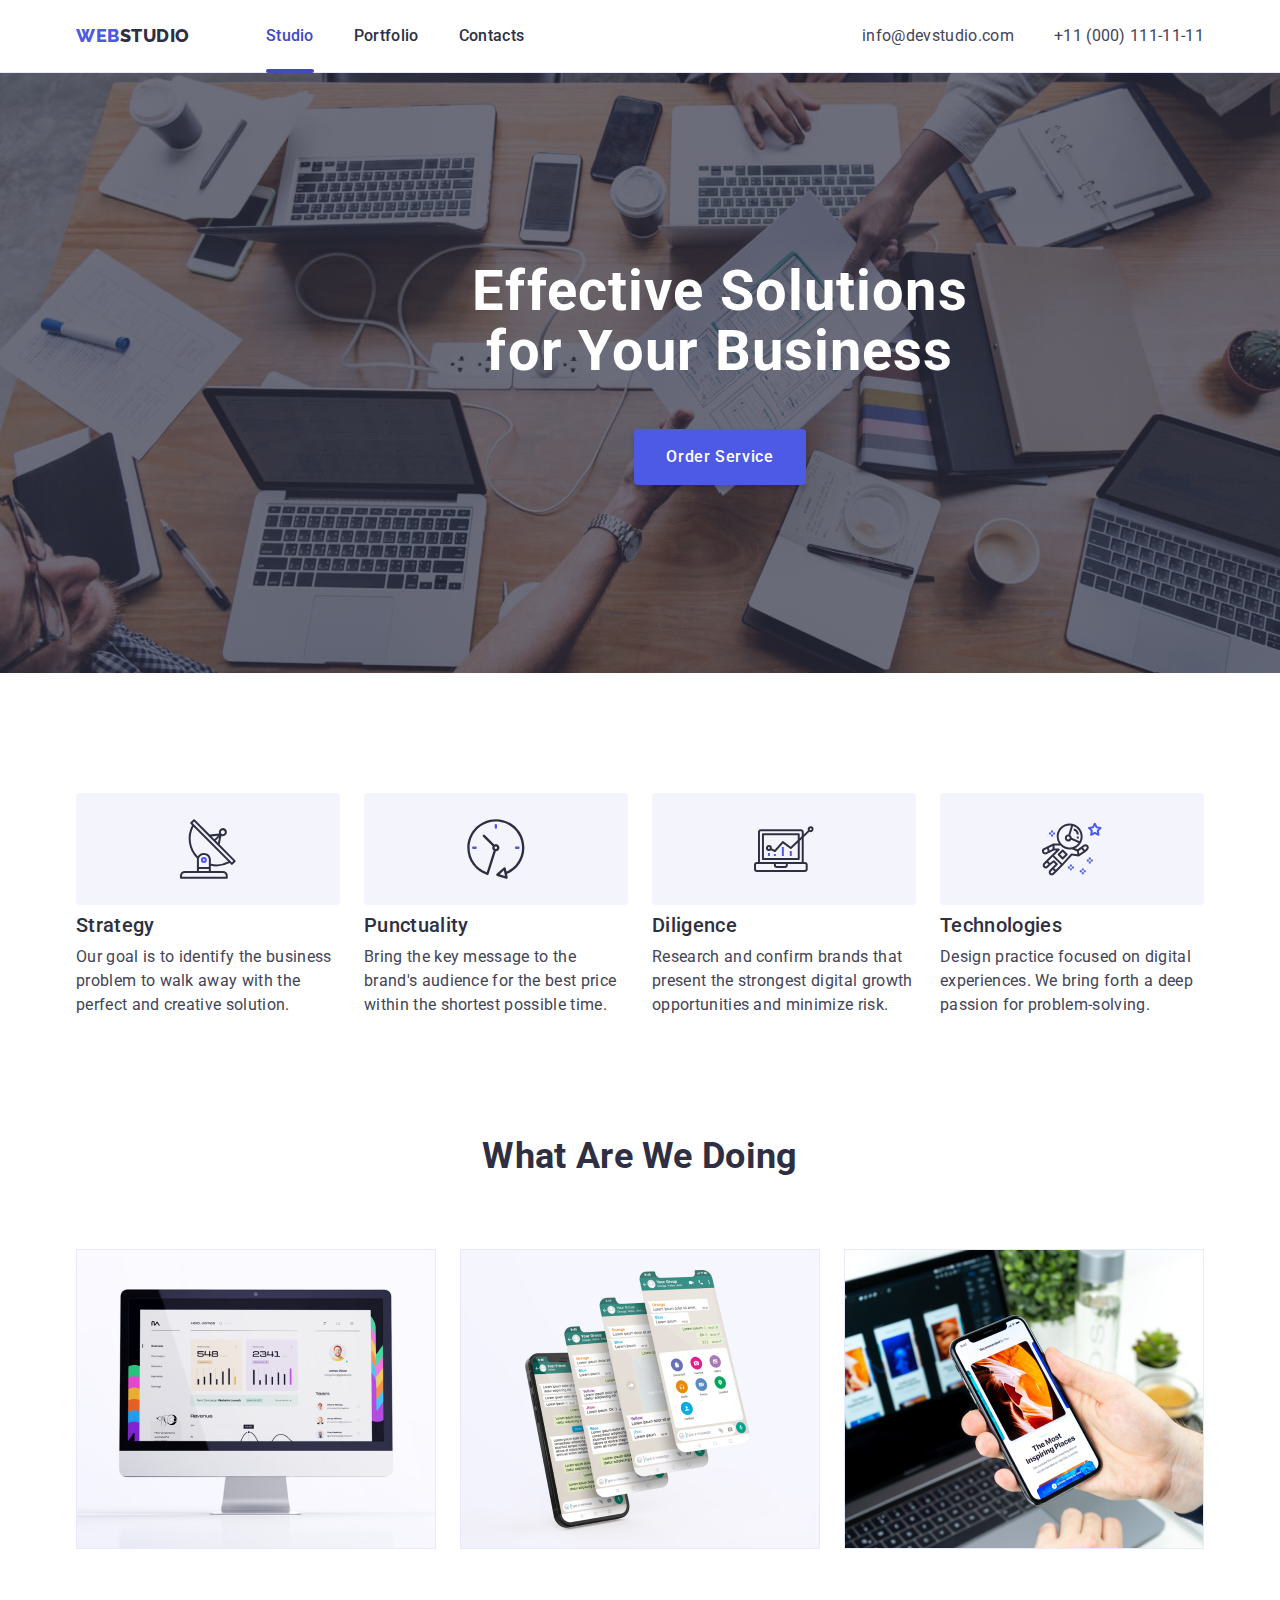
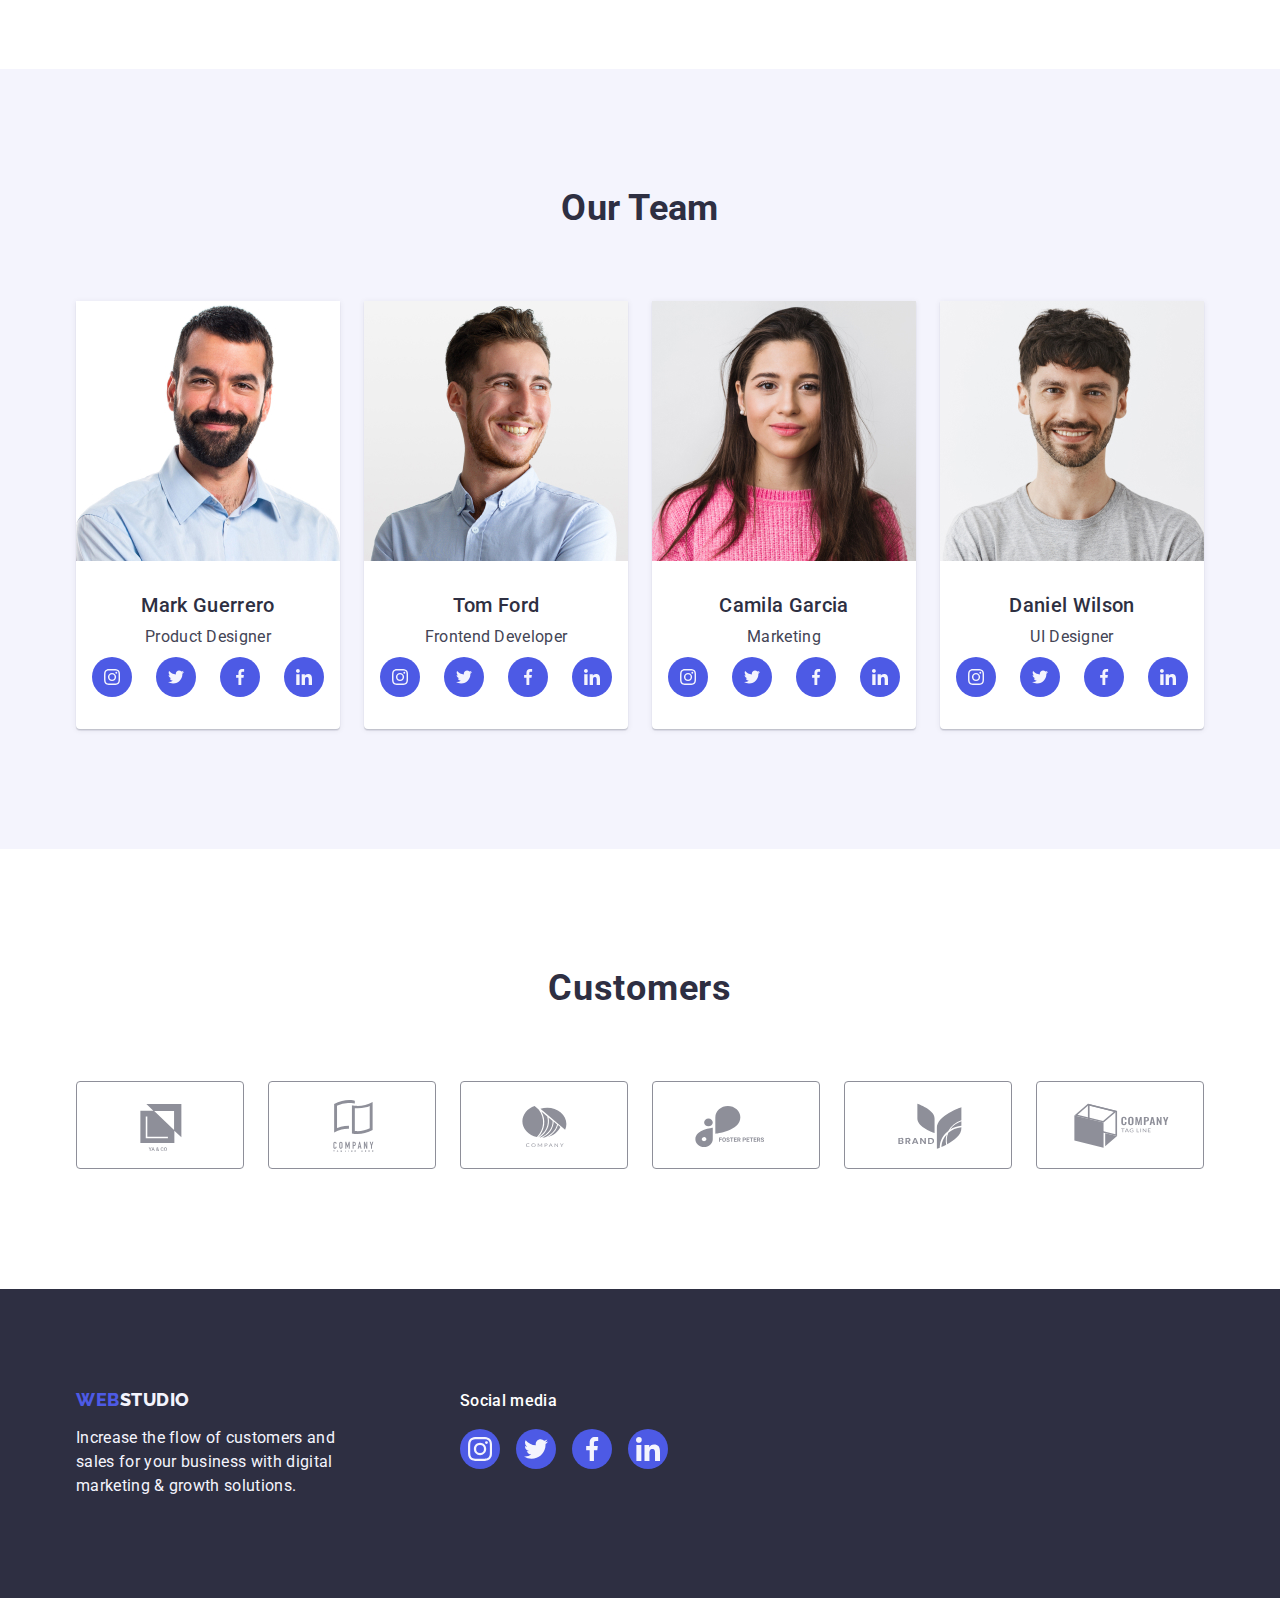
<file: index.html>
<!DOCTYPE html>
<html lang="en">
  <head>
    <meta charset="UTF-8" />
    <meta http-equiv="X-UA-Compatible" content="IE=edge" />
    <meta name="viewport" content="width=device-width, initial-scale=1.0" />
    <title>WebStudio</title>
    <link
      rel="stylesheet"
      href="./css/modern-normalize.min.css"
      crossorigin="anonymous"
      referrerpolicy="no-referrer"
    />
    <link href="./css/styles.css" rel="stylesheet" />
    <link rel="preconnect" href="https://fonts.googleapis.com" />
    <link rel="preconnect" href="https://fonts.gstatic.com" crossorigin />
    <link
      href="https://fonts.googleapis.com/css2?family=Raleway:wght@800&family=Roboto:wght@400;500;700;900&display=swap"
      rel="stylesheet"
    />
  </head>
  <body>
    <!-- Header -->

    <header class="navigation">
      <div class="container nav">
        <nav class="main-nav">
          <!-- Logo -->

          <a class="logo" href="./index.html"
            >WEB<span class="nav-logo">STUDIO</span></a
          >
          <!-- Navigation -->

          <ul class="nav-list">
            <li class="nav-item nav-line">
              <a class="nav-link is-active-studio" href="./index.html"
                >Studio</a
              >
            </li>
            <li class="nav-item">
              <a class="nav-link" href="./portfolio.html">Portfolio</a>
            </li>
            <li class="nav-item">
              <a class="nav-link" href="">Contacts</a>
            </li>
          </ul>
        </nav>

        <!-- Address -->

        <address class="nav-address">
          <ul class="address-list">
            <li class="address-item">
              <a class="address-link" href="mailto:info@devstudio.com"
                >info@devstudio.com</a
              >
            </li>
            <li class="address-item">
              <a class="address-link" href="tel:+110001111111"
                >+11 (000) 111-11-11</a
              >
            </li>
          </ul>
        </address>
      </div>
    </header>

    <main>
      <!-- Hero -->

      <section class="hero">
        <div class="container">
          <h1 class="hero-title">Effective Solutions for Your Business</h1>
          <button class="hero-button" type="button" data-modal-open>
            Order Service
          </button>
        </div>
      </section>

      <!-- Company feature -->

      <section class="feature">
        <div class="container">
          <h2 class="featur-title visually-hidden">Company feature</h2>
          <ul class="feature-list">
            <li class="feature-item">
              <div class="feature-icon-bgc">
                <svg class="feature-icon" width="64" height="64">
                  <use href="./images/icons.svg#icon-antenna-1"></use>
                </svg>
              </div>

              <h3 class="feature-subtitle">Strategy</h3>
              <p class="feature-text">
                Our goal is to identify the business problem to walk away with
                the perfect and creative solution.
              </p>
            </li>
            <li class="feature-item">
              <div class="feature-icon-bgc">
                <svg class="feature-icon" width="64" height="64">
                  <use href="./images/icons.svg#icon-clock-1"></use>
                </svg>
              </div>
              <h3 class="feature-subtitle">Punctuality</h3>
              <p class="feature-text">
                Bring the key message to the brand's audience for the best price
                within the shortest possible time.
              </p>
            </li>
            <li class="feature-item">
              <div class="feature-icon-bgc">
                <svg class="feature-icon" width="64" height="64">
                  <use href="./images/icons.svg#icon-diagram-1"></use>
                </svg>
              </div>
              <h3 class="feature-subtitle">Diligence</h3>
              <p class="feature-text">
                Research and confirm brands that present the strongest digital
                growth opportunities and minimize risk.
              </p>
            </li>
            <li class="feature-item">
              <div class="feature-icon-bgc">
                <svg class="feature-icon" width="64" height="64">
                  <use href="./images/icons.svg#icon-astronaut-1"></use>
                </svg>
              </div>
              <h3 class="feature-subtitle">Technologies</h3>
              <p class="feature-text">
                Design practice focused on digital experiences. We bring forth a
                deep passion for problem-solving.
              </p>
            </li>
          </ul>
        </div>
      </section>

      <!-- Company Focus Img -->

      <section class="company-focus">
        <div class="container">
          <h2 class="focus-title">What are we doing</h2>
          <ul class="focus-list">
            <li class="focus-item">
              <img
                class="focus-img"
                src="./images/monitor.jpg"
                alt="computer monitor"
                width="360"
              />
            </li>
            <li class="focus-item">
              <img
                class="focus-img"
                src="./images/smartphone.jpg"
                alt="smartphone and several of its tabs"
                width="360"
              />
            </li>
            <li class="focus-item">
              <img
                class="focus-img"
                src="./images/laptop.jpg"
                alt="laptop on the table and smartphone in hand"
                width="360"
              />
            </li>
          </ul>
        </div>
      </section>

      <!-- Company Team-->

      <section class="company-team">
        <div class="container">
          <h2 class="team-title">Our Team</h2>
          <ul class="team-list">
            <li class="team-item">
              <img src="./images/Mark.jpg" alt="team-card" width="264" />
              <div class="card-team">
                <h3 class="team-subtitle">Mark Guerrero</h3>
                <p class="team-text">Product Designer</p>
                <ul class="team-social-list">
                  <li class="team-social-item">
                    <a class="team-social-link" href=""
                      ><svg class="team-social-icon" width="16" height="16">
                        <use href="./images/icons.svg#icon--2"></use>
                      </svg>
                    </a>
                  </li>

                  <li class="team-social-item">
                    <a class="team-social-link" href="">
                      <svg class="team-social-icon" width="16" height="16">
                        <use href="./images/icons.svg#icon-twitter-1"></use>
                      </svg>
                    </a>
                  </li>

                  <li class="team-social-item">
                    <a class="team-social-link" href="">
                      <svg class="team-social-icon" width="16" height="16">
                        <use href="./images/icons.svg#icon-facebook-1"></use>
                      </svg>
                    </a>
                  </li>

                  <li class="team-social-item">
                    <a class="team-social-link" href=""
                      ><svg class="team-social-icon" width="16" height="16">
                        <use href="./images/icons.svg#icon-linkedin-1"></use>
                      </svg>
                    </a>
                  </li>
                </ul>
              </div>
            </li>
            <li class="team-item">
              <img src="./images/Tom.jpg" alt="team-card-2" width="264" />
              <div class="card-team">
                <h3 class="team-subtitle">Tom Ford</h3>
                <p class="team-text">Frontend Developer</p>
                <ul class="team-social-list">
                  <li class="team-social-item">
                    <a class="team-social-link" href=""
                      ><svg class="team-social-icon" width="16" height="16">
                        <use href="./images/icons.svg#icon--2"></use>
                      </svg>
                    </a>
                  </li>

                  <li class="team-social-item">
                    <a class="team-social-link" href="">
                      <svg class="team-social-icon" width="16" height="16">
                        <use href="./images/icons.svg#icon-twitter-1"></use>
                      </svg>
                    </a>
                  </li>

                  <li class="team-social-item">
                    <a class="team-social-link" href="">
                      <svg class="team-social-icon" width="16" height="16">
                        <use href="./images/icons.svg#icon-facebook-1"></use>
                      </svg>
                    </a>
                  </li>

                  <li class="team-social-item">
                    <a class="team-social-link" href=""
                      ><svg class="team-social-icon" width="16" height="16">
                        <use href="./images/icons.svg#icon-linkedin-1"></use>
                      </svg>
                    </a>
                  </li>
                </ul>
              </div>
            </li>
            <li class="team-item">
              <img src="./images/Camila.jpg" alt="team-card-3" width="264" />
              <div class="card-team">
                <h3 class="team-subtitle">Camila Garcia</h3>
                <p class="team-text">Marketing</p>
                <ul class="team-social-list">
                  <li class="team-social-item">
                    <a class="team-social-link" href=""
                      ><svg class="team-social-icon" width="16" height="16">
                        <use href="./images/icons.svg#icon--2"></use>
                      </svg>
                    </a>
                  </li>

                  <li class="team-social-item">
                    <a class="team-social-link" href="">
                      <svg class="team-social-icon" width="16" height="16">
                        <use href="./images/icons.svg#icon-twitter-1"></use>
                      </svg>
                    </a>
                  </li>

                  <li class="team-social-item">
                    <a class="team-social-link" href="">
                      <svg class="team-social-icon" width="16" height="16">
                        <use href="./images/icons.svg#icon-facebook-1"></use>
                      </svg>
                    </a>
                  </li>

                  <li class="team-social-item">
                    <a class="team-social-link" href=""
                      ><svg class="team-social-icon" width="16" height="16">
                        <use href="./images/icons.svg#icon-linkedin-1"></use>
                      </svg>
                    </a>
                  </li>
                </ul>
              </div>
            </li>
            <li class="team-item">
              <img src="./images/Daniel.jpg" alt="team-card-4" width="264" />
              <div class="card-team">
                <h3 class="team-subtitle">Daniel Wilson</h3>
                <p class="team-text">UI Designer</p>
                <ul class="team-social-list">
                  <li class="team-social-item">
                    <a class="team-social-link" href=""
                      ><svg class="team-social-icon" width="16" height="16">
                        <use href="./images/icons.svg#icon--2"></use>
                      </svg>
                    </a>
                  </li>

                  <li class="team-social-item">
                    <a class="team-social-link" href="">
                      <svg class="team-social-icon" width="16" height="16">
                        <use href="./images/icons.svg#icon-twitter-1"></use>
                      </svg>
                    </a>
                  </li>

                  <li class="team-social-item">
                    <a class="team-social-link" href="">
                      <svg class="team-social-icon" width="16" height="16">
                        <use href="./images/icons.svg#icon-facebook-1"></use>
                      </svg>
                    </a>
                  </li>

                  <li class="team-social-item">
                    <a class="team-social-link" href=""
                      ><svg class="team-social-icon" width="16" height="16">
                        <use href="./images/icons.svg#icon-linkedin-1"></use>
                      </svg>
                    </a>
                  </li>
                </ul>
              </div>
            </li>
          </ul>
        </div>
      </section>

      <!-- CUSTOMERS -->

      <section class="customers">
        <div class="container">
          <h2 class="customer-header">Customers</h2>
          <ul class="customer-list">
            <li class="customer-item">
              <a class="customer-link" href="">
                <svg class="customer-icon" width="104" height="56">
                  <use href="./images/icons.svg#icon-Logo"></use>
                </svg>
              </a>
            </li>

            <li class="customer-item">
              <a class="customer-link" href=""
                ><svg class="customer-icon" width="104" height="56">
                  <use href="./images/icons.svg#icon-Logo-1"></use>
                </svg>
              </a>
            </li>

            <li class="customer-item">
              <a class="customer-link" href=""
                ><svg class="customer-icon" width="104" height="56">
                  <use href="./images/icons.svg#icon-Logo-2"></use>
                </svg>
              </a>
            </li>

            <li class="customer-item">
              <a class="customer-link" href=""
                ><svg class="customer-icon" width="104" height="56">
                  <use href="./images/icons.svg#icon-Logo-3"></use>
                </svg>
              </a>
            </li>

            <li class="customer-item">
              <a class="customer-link" href="">
                <svg class="customer-icon" width="104" height="56">
                  <use href="./images/icons.svg#icon-Logo-4"></use>
                </svg>
              </a>
            </li>

            <li class="customer-item">
              <a class="customer-link" href=""
                ><svg class="customer-icon" width="104" height="56">
                  <use href="./images/icons.svg#icon-Logo-5"></use>
                </svg>
              </a>
            </li>
          </ul>
        </div>
      </section>
    </main>

    <!-- FOOTER -->

    <footer class="footer">
      <div class="container footer-info">
        <div class="footer-wrapper">
          <a class="logo" href="./index.html">
            Web<span class="footer-logo">Studio</span></a
          >
          <p class="footer-text">
            Increase the flow of customers and sales for your business with
            digital marketing & growth solutions.
          </p>
        </div>

        <div class="footer-social">
          <p class="company-social">Social media</p>
          <ul class="company-social-list">
            <li class="company-social-item">
              <a class="company-social-link" href=""
                ><svg class="company-social-icon" width="24" height="24">
                  <use href="./images/icons.svg#icon--2"></use>
                </svg>
              </a>
            </li>
            <li class="company-social-item">
              <a class="company-social-link" href=""
                ><svg class="company-social-icon" width="24" height="24">
                  <use href="./images/icons.svg#icon-twitter-1"></use>
                </svg>
              </a>
            </li>
            <li class="company-social-item">
              <a class="company-social-link" href=""
                ><svg class="company-social-icon" width="24" height="24">
                  <use href="./images/icons.svg#icon-facebook-1"></use>
                </svg>
              </a>
            </li>
            <li class="company-social-item">
              <a class="company-social-link" href=""
                ><svg class="company-social-icon" width="24" height="24">
                  <use href="./images/icons.svg#icon-linkedin-1"></use>
                </svg>
              </a>
            </li>
          </ul>
        </div>
      </div>
    </footer>

    <div class="backdrop is-hidden" data-modal>
      <div class="modal">
        <button type="button" class="modal-btn" data-modal-close>
          <svg class="modal-btn-icon" width="8" height="8">
            <use href="./images/icons.svg#close-icon"></use>
          </svg>
        </button>
      </div>
    </div>

    <script src="./js/modal.js"></script>
  </body>
</html>
</file>
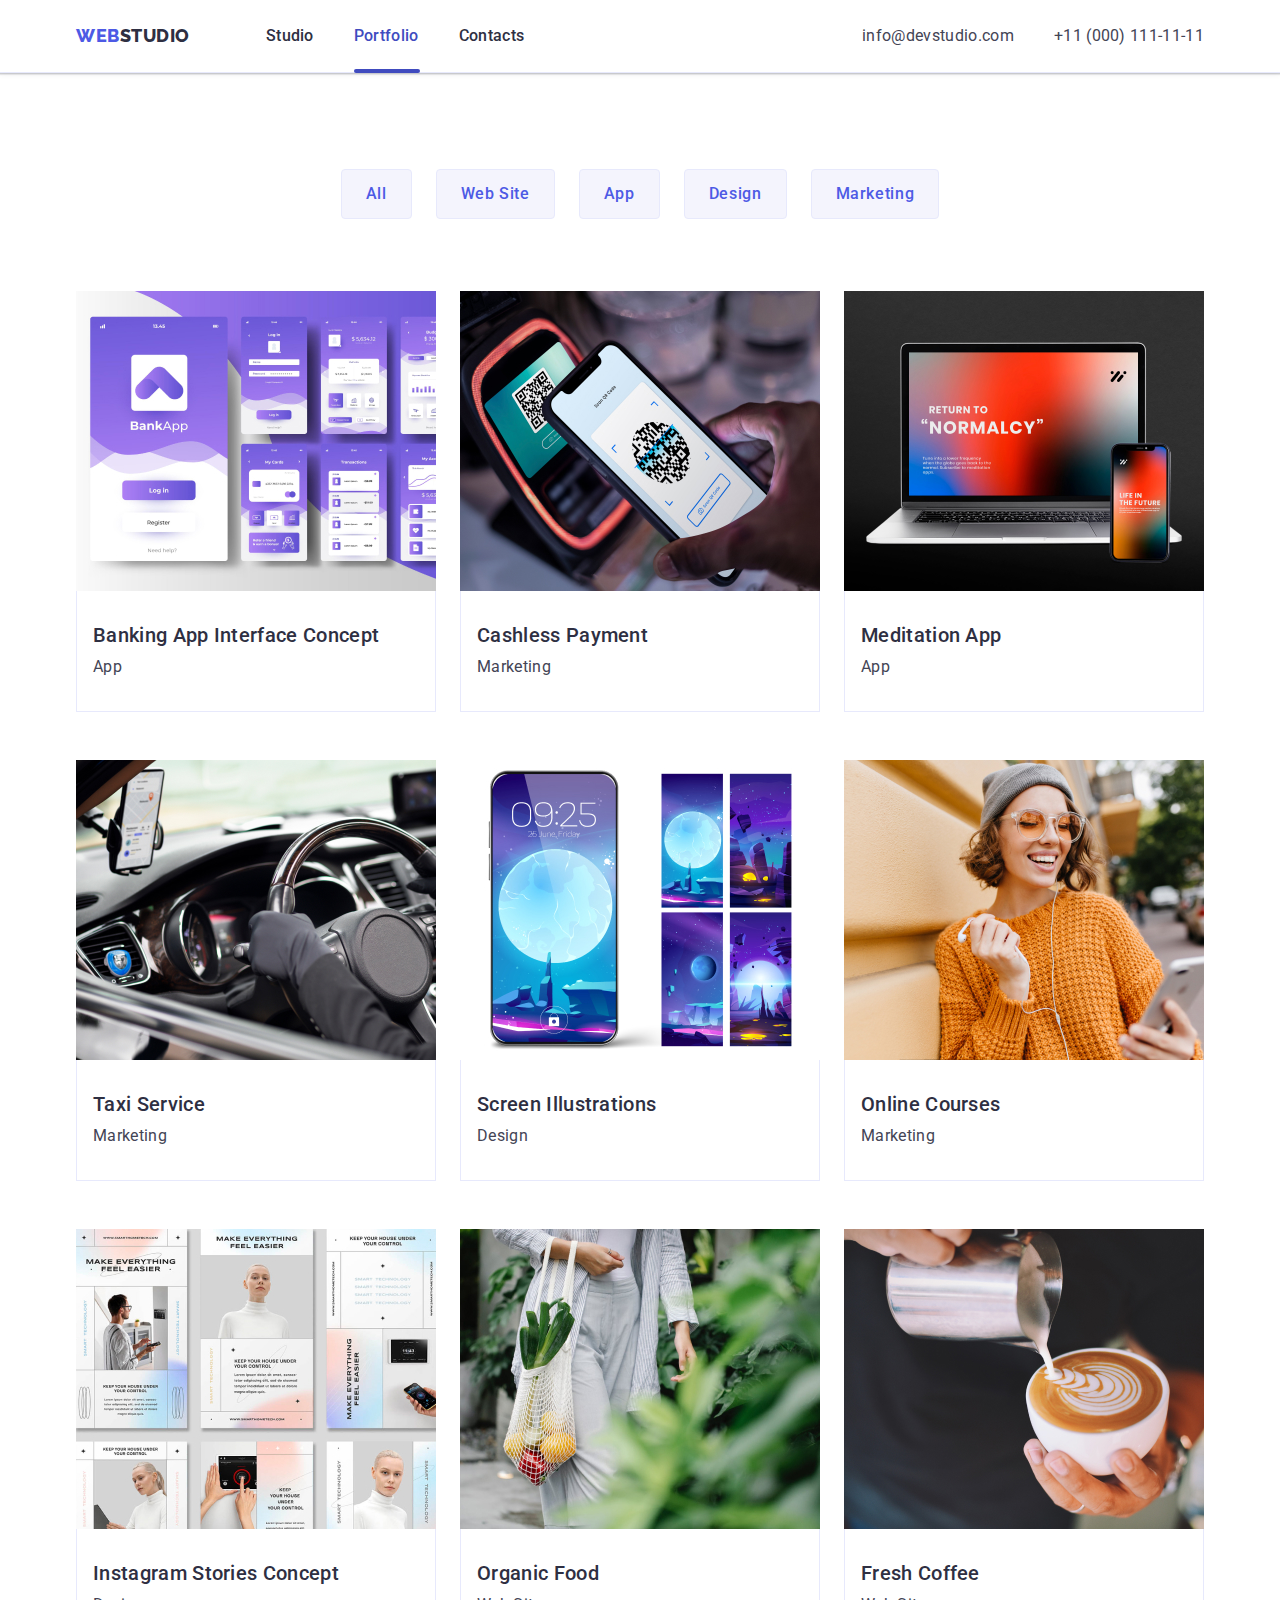
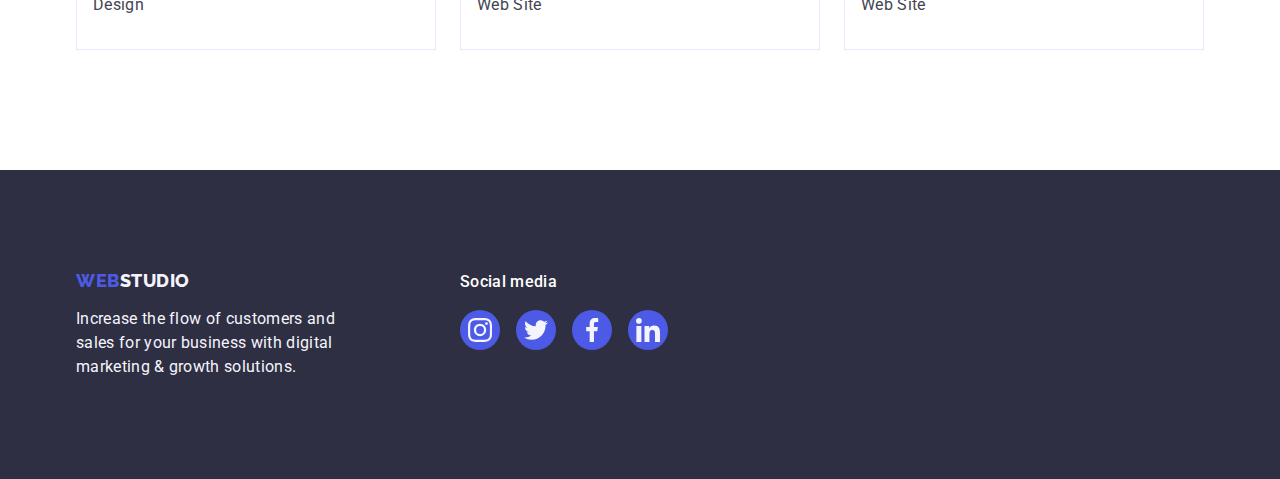
<file: portfolio.html>
<!DOCTYPE html>
<html lang="en">
  <head>
    <meta charset="UTF-8" />
    <meta http-equiv="X-UA-Compatible" content="IE=edge" />
    <meta name="viewport" content="width=device-width, initial-scale=1.0" />
    <title>WebStudio</title>
    <link
      rel="stylesheet"
      href="./css/modern-normalize.min.css"
      crossorigin="anonymous"
      referrerpolicy="no-referrer"
    />
    <link href="./css/styles.css" rel="stylesheet" />
    <link rel="preconnect" href="https://fonts.googleapis.com" />
    <link rel="preconnect" href="https://fonts.gstatic.com" crossorigin />
    <link
      href="https://fonts.googleapis.com/css2?family=Raleway:wght@800&family=Roboto:wght@400;500;700;900&display=swap"
      rel="stylesheet"
    />
  </head>

  <body>
    <!-- HEADER -->

    <header class="navigation">
      <div class="container nav">
        <nav class="main-nav">
          <!-- Logo -->

          <a class="logo" href="./index.html"
            >WEB<span class="nav-logo">STUDIO</span></a
          >
          <!-- Navigation -->

          <ul class="nav-list">
            <li class="nav-item">
              <a class="nav-link" href="./index.html">Studio</a>
            </li>
            <li class="nav-item">
              <a class="nav-link is-active-portfolio" href="./portfolio.html"
                >Portfolio</a
              >
            </li>
            <li class="nav-item"><a class="nav-link" href="">Contacts</a></li>
          </ul>
        </nav>

        <!-- Address -->

        <address class="nav-address">
          <ul class="address-list">
            <li class="address-item">
              <a class="address-link" href="mailto:info@devstudio.com"
                >info@devstudio.com</a
              >
            </li>
            <li class="address-item">
              <a class="address-link" href="tel:+110001111111"
                >+11 (000) 111-11-11</a
              >
            </li>
          </ul>
        </address>
      </div>
    </header>

    <main>
      <!-- Main content-->

      <section class="portfolio-content">
        <div class="container">
          <h1 class="portfolio-title visually-hidden">Company Portfolio</h1>

          <!--Page Filter-->

          <ul class="filter-list">
            <li class="filter-item">
              <button type="button" class="filter-button">All</button>
            </li>
            <li class="filter-item">
              <button type="button" class="filter-button">Web Site</button>
            </li>
            <li class="filter-item">
              <button type="button" class="filter-button">App</button>
            </li>
            <li class="filter-item">
              <button type="button" class="filter-button">Design</button>
            </li>
            <li class="filter-item">
              <button type="button" class="filter-button">Marketing</button>
            </li>
          </ul>

          <!--Company Services-->

          <ul class="services-list">
            <li class="services-item">
              <a href="" class="services-link">
                <div class="box">
                  <img
                    class="image-filter"
                    src="./images/banking-app-interface.jpg"
                    alt="banking app interface"
                    width="360"
                  />
                  <p class="overlay services-text-overlay">
                    14 Stylish and User-Friendly App Design Concepts · Task
                    Manager App · Calorie Tracker App · Exotic Fruit Ecommerce
                    App · Cloud Storage App
                  </p>
                </div>

                <div class="services-category">
                  <h2 class="services-subtitle">
                    Banking App Interface Concept
                  </h2>
                  <p class="services-text">App</p>
                </div>
              </a>
            </li>
            <li class="services-item">
              <a href="" class="services-link">
                <div class="box">
                  <img
                    class="image-filter"
                    src="./images/cashless-payment-with-smartphon.jpg"
                    alt="cashless payment with smartphon"
                    width="360"
                  />

                  <p class="overlay services-text-overlay">
                    14 Stylish and User-Friendly App Design Concepts · Task
                    Manager App · Calorie Tracker App · Exotic Fruit Ecommerce
                    App · Cloud Storage App
                  </p>
                </div>

                <div class="services-category">
                  <h2 class="services-subtitle">Cashless Payment</h2>
                  <p class="services-text">Marketing</p>
                </div>
              </a>
            </li>
            <li class="services-item">
              <a href="" class="services-link"
                ><div class="box">
                  <img
                    class="image-filter"
                    src="./images/laptop-and-smartphone.jpg"
                    alt="laptop and smartphone"
                    width="360"
                  />

                  <p class="overlay services-text-overlay">
                    14 Stylish and User-Friendly App Design Concepts · Task
                    Manager App · Calorie Tracker App · Exotic Fruit Ecommerce
                    App · Cloud Storage App
                  </p>
                </div>
                <div class="services-category">
                  <h2 class="services-subtitle">Meditation App</h2>
                  <p class="services-text">App</p>
                </div>
              </a>
            </li>
            <li class="services-item">
              <a href="" class="services-link"
                ><div class="box">
                  <img
                    class="image-filter"
                    src="./images/close-view-chauffeur-hands-driving.jpg"
                    alt="close view chauffeur hands driving"
                    width="360"
                  />

                  <p class="overlay services-text-overlay">
                    14 Stylish and User-Friendly App Design Concepts · Task
                    Manager App · Calorie Tracker App · Exotic Fruit Ecommerce
                    App · Cloud Storage App
                  </p>
                </div>
                <div class="services-category">
                  <h2 class="services-subtitle">Taxi Service</h2>
                  <p class="services-text">Marketing</p>
                </div>
              </a>
            </li>
            <li class="services-item">
              <a href="" class="services-link"
                ><div class="box">
                  <img
                    class="image-filter"
                    src="./images/screen-illustrations.jpg"
                    alt="screen illustrations"
                    width="360"
                  />
                  <p class="overlay services-text-overlay">
                    14 Stylish and User-Friendly App Design Concepts · Task
                    Manager App · Calorie Tracker App · Exotic Fruit Ecommerce
                    App · Cloud Storage App
                  </p>
                </div>
                <div class="services-category">
                  <h2 class="services-subtitle">Screen Illustrations</h2>
                  <p class="services-text">Design</p>
                </div>
              </a>
            </li>
            <li class="services-item">
              <a href="" class="services-link"
                ><div class="box">
                  <img
                    class="image-filter"
                    src="./images/smiling-girl-looking-at-smartphone-screen.jpg"
                    alt="smiling girl looking at smartphone screen"
                    width="360"
                  />

                  <p class="overlay services-text-overlay">
                    14 Stylish and User-Friendly App Design Concepts · Task
                    Manager App · Calorie Tracker App · Exotic Fruit Ecommerce
                    App · Cloud Storage App
                  </p>
                </div>
                <div class="services-category">
                  <h2 class="services-subtitle">Online Courses</h2>
                  <p class="services-text">Marketing</p>
                </div>
              </a>
            </li>
            <li class="services-item">
              <a href="" class="services-link"
                ><div class="box">
                  <img
                    class="image-filter"
                    src="./images/instagram-stories-concept.jpg"
                    alt="instagram stories concept"
                    width="360"
                  />

                  <p class="overlay services-text-overlay">
                    14 Stylish and User-Friendly App Design Concepts · Task
                    Manager App · Calorie Tracker App · Exotic Fruit Ecommerce
                    App · Cloud Storage App
                  </p>
                </div>
                <div class="services-category">
                  <h2 class="services-subtitle">Instagram Stories Concept</h2>
                  <p class="services-text">Design</p>
                </div>
              </a>
            </li>
            <li class="services-item">
              <a href="" class="services-link"
                ><div class="box">
                  <img
                    class="image-filter"
                    src="./images/organic-food-in-a-bag-in-hand.jpg"
                    alt="organic food in a bag in hand"
                    width="360"
                  />

                  <p class="overlay services-text-overlay">
                    14 Stylish and User-Friendly App Design Concepts · Task
                    Manager App · Calorie Tracker App · Exotic Fruit Ecommerce
                    App · Cloud Storage App
                  </p>
                </div>
                <div class="services-category">
                  <h2 class="services-subtitle">Organic Food</h2>
                  <p class="services-text">Web Site</p>
                </div>
              </a>
            </li>
            <li class="services-item">
              <a href="" class="services-link"
                ><div class="box">
                  <img
                    class="image-filter"
                    src="./images/fresh-coffee-in-cup.jpg"
                    alt="fresh coffee in cup"
                    width="360"
                  />

                  <p class="overlay services-text-overlay">
                    14 Stylish and User-Friendly App Design Concepts · Task
                    Manager App · Calorie Tracker App · Exotic Fruit Ecommerce
                    App · Cloud Storage App
                  </p>
                </div>
                <div class="services-category">
                  <h2 class="services-subtitle">Fresh Coffee</h2>
                  <p class="services-text">Web Site</p>
                </div>
              </a>
            </li>
          </ul>
        </div>
      </section>
    </main>

    <!-- Footer-->

    <footer class="footer">
      <div class="container footer-info">
        <div class="footer-wrapper">
          <a class="logo" href="./index.html">
            Web<span class="footer-logo">Studio</span></a
          >
          <p class="footer-text">
            Increase the flow of customers and sales for your business with
            digital marketing & growth solutions.
          </p>
        </div>

        <div class="footer-social">
          <p class="company-social">Social media</p>
          <ul class="company-social-list">
            <li class="company-social-item">
              <a class="company-social-link" href=""
                ><svg class="company-social-icon" width="24" height="24">
                  <use href="./images/icons.svg#icon--2"></use>
                </svg>
              </a>
            </li>
            <li class="company-social-item">
              <a class="company-social-link" href=""
                ><svg class="company-social-icon" width="24" height="24">
                  <use href="./images/icons.svg#icon-twitter-1"></use>
                </svg>
              </a>
            </li>
            <li class="company-social-item">
              <a class="company-social-link" href=""
                ><svg class="company-social-icon" width="24" height="24">
                  <use href="./images/icons.svg#icon-facebook-1"></use>
                </svg>
              </a>
            </li>
            <li class="company-social-item">
              <a class="company-social-link" href=""
                ><svg class="company-social-icon" width="24" height="24">
                  <use href="./images/icons.svg#icon-linkedin-1"></use>
                </svg>
              </a>
            </li>
          </ul>
        </div>
      </div>
    </footer>
  </body>
</html>
</file>
<file: css/styles.css>
/* COMMON STYLES */

:root {
  --primary-brand: #4d5ae5;
  --dark: #2e2f42;
  --pressed-state: #404bbf;
  --success: #31d0aa;
  --text: #434455;
  --white-bcg: #ffffff;
}

.container {
  width: 1158px;
  padding-left: 15px;
  padding-right: 15px;
  margin: 0 auto;
}

li {
  list-style-type: none;
}
a {
  text-decoration: none;
}

body {
  font-family: "Roboto";
  font-style: normal;
  font-weight: 400;
  font-size: 16px;
  line-height: 1.5;
  letter-spacing: 0.02em;
  color: var(--text);
}
img {
  display: block;
}

/* HEADER */

/* NAV-LOGO */

.logo {
  font-family: "Raleway";
  font-style: normal;
  font-weight: 800;
  font-size: 18px;
  line-height: 1.17;
  letter-spacing: 0.03em;
  text-transform: uppercase;
  color: var(--primary-brand);
  margin-right: 76px;
  cursor: pointer;
}

.nav-logo {
  color: var(--dark);
}
.nav-link.is-active-studio {
  color: #404bbf;
}
.nav-link.is-active-portfolio {
  color: #404bbf;
}
.is-active-studio {
  position: relative;
}

.is-active-studio::after {
  content: "";
  position: absolute;
  width: 48px;
  height: 4px;
  left: 0px;
  background: #404bbf;
  border-radius: 2px;
  bottom: -1px;
}

.is-active-portfolio {
  position: relative;
}
.is-active-portfolio::after {
  content: "";
  position: absolute;
  width: 66px;
  height: 4px;
  left: 0px;
  background: #404bbf;
  border-radius: 2px;
  bottom: -1px;
}

/* NAVIGATION */

.navigation {
  border-bottom: 1px solid #e7e9fc;
  box-shadow: 0px 2px 1px rgba(46, 47, 66, 0.08),
    0px 1px 1px rgba(46, 47, 66, 0.16), 0px 1px 6px rgba(46, 47, 66, 0.08);
}
.nav {
  display: flex;
  align-items: center;
}

.main-nav {
  display: flex;
  align-items: center;
}
.nav-list {
  display: flex;
}

.nav-item {
  margin-right: 40px;
}

.nav-item:last-child {
  margin-right: 0;
}
.nav-link {
  display: block;
  font-weight: 500;
  color: var(--dark);
  cursor: pointer;
  padding: 24px 0;
  transition: color 250ms cubic-bezier(0.4, 0, 0.2, 1);
}
.nav-link:focus {
  color: var(--pressed-state);
}
.nav-link:hover {
  color: var(--pressed-state);
}
.nav-link:active {
  color: var(--pressed-state);
}
/* ADDRESS */

.address-list {
  display: flex;
}
.nav-address {
  margin-left: auto;
}
.address-item {
  margin-right: 40px;
}
.address-item:last-child {
  margin-right: 0;
}
.address-link {
  color: #434455;
  cursor: pointer;
  font-style: normal;
  transition: color 250ms cubic-bezier(0.4, 0, 0.2, 1);
}
.address-link:focus {
  color: var(--pressed-state);
}
.address-link:hover {
  color: var(--pressed-state);
}

/* HERO */

.hero {
  background: var(--dark);
  padding-top: 188px;
  padding-bottom: 188px;
  background-image: linear-gradient(
      rgba(46, 47, 66, 0.7),
      rgba(46, 47, 66, 0.7)
    ),
    url(../images/img-name.jpg);
  background-repeat: no-repeat;

  background-size: cover;
  background-position: center;
  width: 1440px;
  margin: auto;
}
.hero-title {
  display: block;
  max-width: 496px;
  margin-left: auto;
  margin-right: auto;
  margin-bottom: 48px;
  font-family: "Roboto";
  font-style: normal;
  font-weight: 700;
  font-size: 56px;
  line-height: 60px;
  text-align: center;
  letter-spacing: 0.02em;
  color: var(--white-bcg);
}

.hero-button {
  display: block;
  margin-left: auto;
  margin-right: auto;
  padding: 16px 32px;
  color: var(--white-bcg);
  background-color: var(--primary-brand);
  box-shadow: 0px 4px 4px rgba(0, 0, 0, 0.15);
  border-radius: 4px;
  min-width: 169px;
  height: 56px;
  border: none;
  cursor: pointer;
  font-weight: 500;
  font-size: 16px;
  line-height: 1.5;
  display: flex;
  align-items: center;
  letter-spacing: 0.04em;
  color: var(--white-bcg);
  transition: background-color 250ms cubic-bezier(0.4, 0, 0.2, 1);
}
.hero-button:focus {
  background-color: var(--pressed-state);
}
.hero-button:hover {
  background-color: var(--pressed-state);
}

/* ORDER FORM */

.backdrop {
  position: fixed;
  left: 0;
  top: 0px;
  z-index: 200;
  width: 100%;
  height: 100%;
  background: rgba(46, 47, 66, 0.4);
  transition: opacity 250ms cubic-bezier(0.4, 0, 0.2, 1),
    visibility 250ms cubic-bezier(0.4, 0, 0.2, 1);
}
.backdrop.is-hidden {
  opacity: 0;
  pointer-events: none;
  visibility: hidden;
}
.modal {
  position: absolute;
  top: 50%;
  left: 50%;
  transform: translate(-50%, -50%) scale(1);
  width: 408px;
  min-height: 584px;
  background: #fcfcfc;
  box-shadow: 0px 1px 1px rgba(0, 0, 0, 0.14), 0px 1px 3px rgba(0, 0, 0, 0.12),
    0px 2px 1px rgba(0, 0, 0, 0.2);
  border-radius: 4px;
  overflow: hidden;
  transition: transform 250ms cubic-bezier(0.4, 0, 0.2, 1);
}
.modal-btn {
  position: absolute;
  top: 24px;
  right: 24px;
  width: 24px;
  height: 24px;
  display: flex;
  justify-content: center;
  align-items: center;
  border-radius: 50%;
  cursor: pointer;
  background-color: #e7e9fc;
  border: 1px solid rgba(0, 0, 0, 0.1);
  padding: 0;
  transition: background-color 250ms cubic-bezier(0.4, 0, 0.2, 1),
    border 250ms cubic-bezier(0.4, 0, 0.2, 1);
}

.modal-btn:hover {
  background-color: #404bbf;
  border: none;
}

.modal-btn:focus {
  background-color: #404bbf;
  border: none;
}
.modal-btn-icon {
  transition: fill 250ms cubic-bezier(0.4, 0, 0.2, 1);
}

.modal-btn:hover .modal-btn-icon {
  fill: #ffffff;
}
.modal-btn:focus .modal-btn-icon {
  fill: #ffffff;
}
/* COMPANY FEATURE */
.feature {
  padding: 120px 0;
}

.feature-list {
  display: flex;
}
.visually-hidden {
  position: absolute;
  width: 1px;
  height: 1px;
  margin: -1px;
  border: 0;
  padding: 0;
  white-space: nowrap;
  clip-path: inset(100%);
  clip: rect(0 0 0 0);
  overflow: hidden;
}
.feature-subtitle {
  font-weight: 500;
  font-size: 20px;
  line-height: 1.2;
  color: var(--dark);
  margin-bottom: 8px;
}
.feature-item {
  width: calc((100% - 72px) / 4);
  margin-right: 24px;
}
.feature-item:nth-child(4n) {
  margin-right: 0;
}

/* COMPANY FOCUS Img */

.company-focus {
  padding-bottom: 120px;
}

.focus-title {
  font-weight: 700;
  font-size: 36px;
  line-height: 1.11;
  text-align: center;
  text-transform: capitalize;
  color: var(--dark);
  margin-bottom: 72px;
}

.focus-list {
  display: flex;
}

.focus-item {
  width: calc((100%-48) / 3);
  margin-right: 24px;
}
.focus-item:nth-child(3n) {
  margin-right: 0;
}

/* COMPANY TEAM */

.card-team {
  padding: 32px 16px;
}

.company-team {
  background-color: #f4f4fd;
  padding-top: 120px;
  padding-bottom: 120px;
}

.team-title {
  font-weight: 700;
  font-size: 36px;
  line-height: 1.11;
  text-align: center;
  text-transform: capitalize;
  color: var(--dark);
  margin-bottom: 72px;
}

.team-list {
  display: flex;
}

.team-item {
  width: calc((100% - 72px) / 4);
  margin-right: 24px;
  background-color: var(--white-bcg);
  box-shadow: 0px 1px 6px rgba(46, 47, 66, 0.08),
    0px 1px 1px rgba(46, 47, 66, 0.16), 0px 2px 1px rgba(46, 47, 66, 0.08);
  border-radius: 0px 0px 4px 4px;
}

.team-item:nth-child(4n) {
  margin-right: 0;
}

.team-subtitle {
  font-weight: 500;
  font-size: 20px;
  line-height: 1.2;
  text-align: center;
  color: var(--dark);
  margin-bottom: 8px;
}

.team-text {
  text-align: center;
  margin-bottom: 8px;
}

/* FOOTER */

.footer {
  background-color: var(--dark);
  padding-top: 100px;
  padding-bottom: 100px;
}
.footer-text {
  color: #f4f4fd;
  max-width: 264px;
}
.footer-logo {
  color: #f4f4fd;
}
.company-social {
  font-weight: 500;
  font-size: 16px;
  line-height: 24px;
  color: var(--white-bcg);
  margin-bottom: 16px;
}
.footer-info {
  display: flex;
  align-items: baseline;
}

.footer-social .company-social-link {
  margin-right: 16px;
}
.footer-wrapper {
  margin-right: 120px;
}

.footer .logo {
  display: inline-block;
  margin-bottom: 16px;
}

/* PAGE PORTFOLIO */

/* FILTER */

.portfolio-content {
  padding-top: 96px;
  padding-bottom: 120px;
}

.filter-list {
  display: flex;
  justify-content: center;
  margin-bottom: 72px;
}
.filter-item {
  margin-right: 24px;
}
.filter-item:last-child {
  margin-right: 0;
}

.filter-button {
  font-family: "Roboto", sans-serif;
  font-weight: 500;
  font-size: 16px;
  line-height: 1.5;
  letter-spacing: 0.04em;
  color: var(--primary-brand);
  background-color: #f4f4fd;
  cursor: pointer;
  padding: 12px 24px;
  padding: 12px 24px;
  border: 1px solid #e7e9fc;
  border-radius: 4px;
  transition: color 250ms cubic-bezier(0.4, 0, 0.2, 1),
    background-color 250ms cubic-bezier(0.4, 0, 0.2, 1),
    border-color 250ms cubic-bezier(0.4, 0, 0.2, 1),
    box-shadow 250ms cubic-bezier(0.4, 0, 0.2, 1);
}

.filter-button:hover {
  color: var(--white-bcg);
  background-color: #404bbf;

  border: 1px solid transparent;
  box-shadow: 0px 3px 1px rgba(0, 0, 0, 0.1), 0px 2px 1px rgba(0, 0, 0, 0.08),
    0px 2px 2px rgba(0, 0, 0, 0.12);
}
.filter-button:focus {
  color: var(--white-bcg);
  background-color: #404bbf;

  border: 1px solid transparent;
  box-shadow: 0px 3px 1px rgba(0, 0, 0, 0.1), 0px 2px 1px rgba(0, 0, 0, 0.08),
    0px 2px 2px rgba(0, 0, 0, 0.12);
}

/* COMPANY SERVICES */

.services-category {
  padding: 32px 16px;
  border: 1px solid #e7e9fc;
  border-top: none;
}

.services-list {
  display: flex;
  flex-wrap: wrap;
  column-gap: 24px;
  row-gap: 48px;
}

.services-item {
  width: calc((100% - 48px) / 3);
}

.services-item:nth-child(4n) {
  margin-right: 0;
}
.services-link {
  display: block;
  transition: box-shadow 250ms cubic-bezier(0.4, 0, 0.2, 1);
}
.services-subtitle {
  font-weight: 500;
  font-size: 20px;
  line-height: 1.2;
  color: var(--dark);
  margin-bottom: 8px;
}
.services-text {
  color: var(--text);
}

.services-link:hover {
  box-shadow: 0px 1px 6px rgba(46, 47, 66, 0.08),
    0px 1px 1px rgba(46, 47, 66, 0.16), 0px 2px 1px rgba(46, 47, 66, 0.08);
}
.services-link:focus {
  box-shadow: 0px 1px 6px rgba(46, 47, 66, 0.08),
    0px 1px 1px rgba(46, 47, 66, 0.16), 0px 2px 1px rgba(46, 47, 66, 0.08);
}

.box {
  position: relative;
  overflow: hidden;
}
.overlay {
  position: absolute;
  top: 0;
  left: 0;
  width: 100%;
  height: 100%;
  background-color: #3f51b5;

  transform: translateY(100%);
  transition: transform 250ms ease-in-out;
}
.services-text-overlay {
  color: #f4f4fd;
  position: absolute;
  top: 0;
  font-size: 16px;
  font-size: 16px;
  letter-spacing: 0.02em;
  padding: 40px 32px;
  background-color: var(--primary-brand);
  height: 100%;
  width: 100%;
  transform: translateY(100%);
  transition: transform 250ms cubic-bezier(0.4, 0, 0.2, 1);
}
.services-link:hover .services-text-overlay {
  transform: translateX(0%);
  transform: translateY(0%);
}
.services-link:focus .services-text-overlay {
  transform: translateX(0%);
  transform: translateY(0%);
}

/* CUSTOMERS */

.customers {
  padding-top: 120px;
  padding-bottom: 120px;
}
.customer-header {
  font-weight: 700;
  font-size: 36px;
  line-height: 1.11;
  text-align: center;
  letter-spacing: 0.02em;
  text-transform: capitalize;
  color: var(--dark);
  margin-bottom: 72px;
}

/* ICONS */

/* FEATURE ICONS */

.feature-icon {
  width: 164px;
  height: 112px;
}

.feature-icon-bgc {
  background-color: #f4f4fd;
  border-radius: 4px;
  display: flex;
  justify-content: center;
  padding-top: 24px;
  padding-bottom: 24px;
  margin-bottom: 8px;
  align-items: center;
}
.feature-icon {
  height: 64px;
  width: 59.717105865478516px;
  left: 2.1414794921875px;
  top: 0px;
  border-radius: 0px;
}

/* TEAM SOCIAL ICONS */

.team-social-list {
  display: flex;
  justify-content: center;
  align-items: center;
  gap: 24px;
}

.team-social-item {
  width: 40px;
  height: 40px;
  display: flex;
  justify-content: center;
  align-items: center;
}
.team-social-icon {
  fill: #f4f4fd;
}
.team-social-item:nth-child(4n) {
  margin-right: 0;
}
.team-social-link {
  align-items: center;
  display: flex;
  justify-content: center;
  width: 100%;
  height: 100%;
  background-color: var(--primary-brand);
  border-radius: 50%;
  transition: background-color 250ms cubic-bezier(0.4, 0, 0.2, 1);
}
.team-social-link:hover {
  background-color: #404bbf;
}
.team-social-link:focus {
  background-color: #404bbf;
}

/* CUSTOMER ICONS */

.customer-item {
  height: 88px;
  width: 168px;

  width: calc((100% - 120px) / 6);
  display: flex;
  justify-content: center;
  align-items: center;
}
.customer-item:nth-child(6n) {
  margin-right: 0;
}
.customer-list {
  display: flex;
  justify-content: center;
  align-items: center;
  gap: 24px;
}
.customer-link {
  width: 100%;
  height: 100%;
  color: #8e8f99;
  border: 1px solid #8e8f99;
  border-radius: 4px;
  display: flex;
  justify-content: center;
  align-items: center;
  transition: border-color 250ms cubic-bezier(0.4, 0, 0.2, 1),
    color 250ms cubic-bezier(0.4, 0, 0.2, 1);
}

.customer-link:hover {
  border: 1px solid var(--pressed-state);
  color: #404bbf;
}
.customer-link:focus {
  border: 1px solid var(--pressed-state);
  color: #404bbf;
}
.customer-icon {
  fill: currentColor;
}
/* COMPANY SOCIAL */

.company-social-list {
  display: flex;
  gap: 16px;
}
.company-social-icon {
  display: flex;
  justify-content: center;
  align-items: center;

  fill: #f4f4fd;
}

.company-social-link {
  width: 100%;
  height: 100%;
  border-radius: 50%;
  flex-wrap: wrap;
  justify-content: center;
  background-color: #4d5ae5;

  align-items: center;
  display: flex;
  transition: background-color 250ms cubic-bezier(0.4, 0, 0.2, 1);
}
.company-social-item {
  width: 40px;
  height: 40px;
}

.company-social-link:nth-child(4n) {
  margin-right: 0;
}

.company-social-link:hover {
  background-color: #31d0aa;
}
.company-social-link:focus {
  background-color: #31d0aa;
  transition-duration: 250ms;
  transition-timing-function: cubic-bezier(0.4, 0, 0.2, 1);
}
</file>
